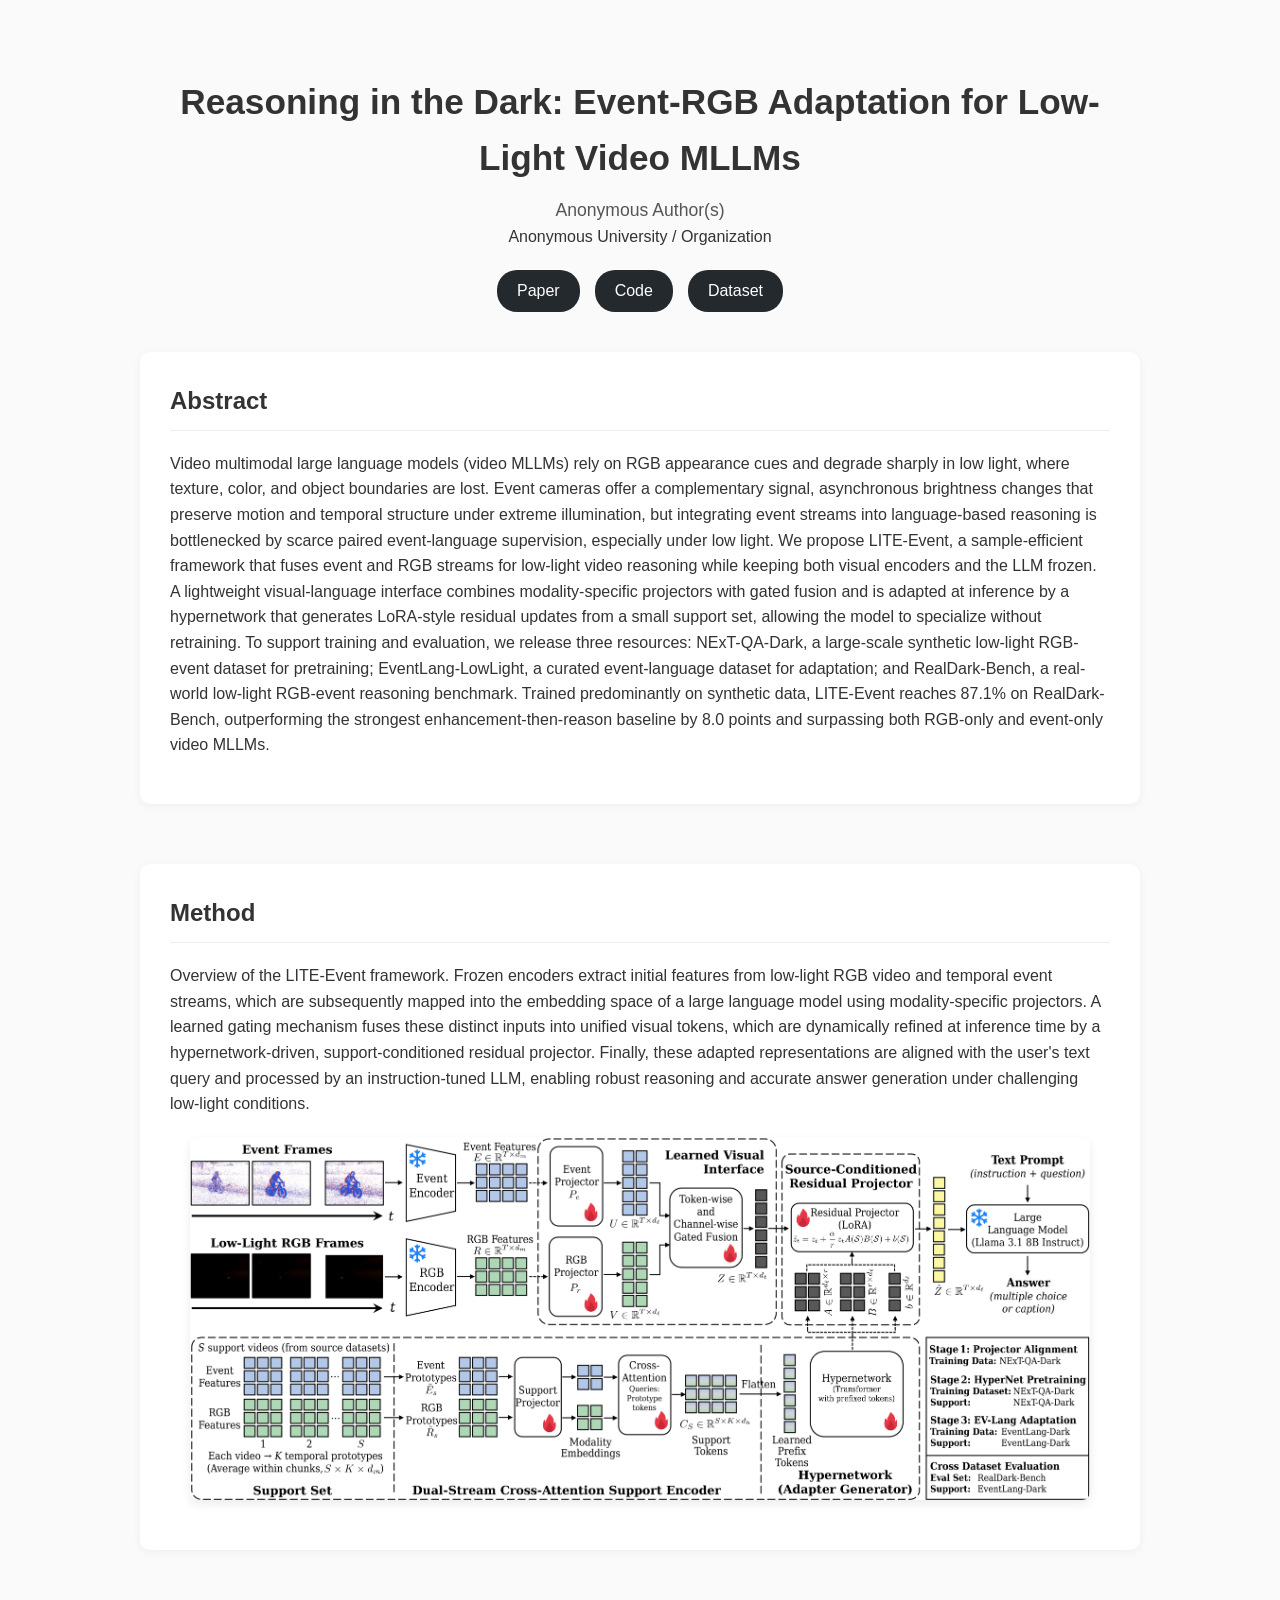
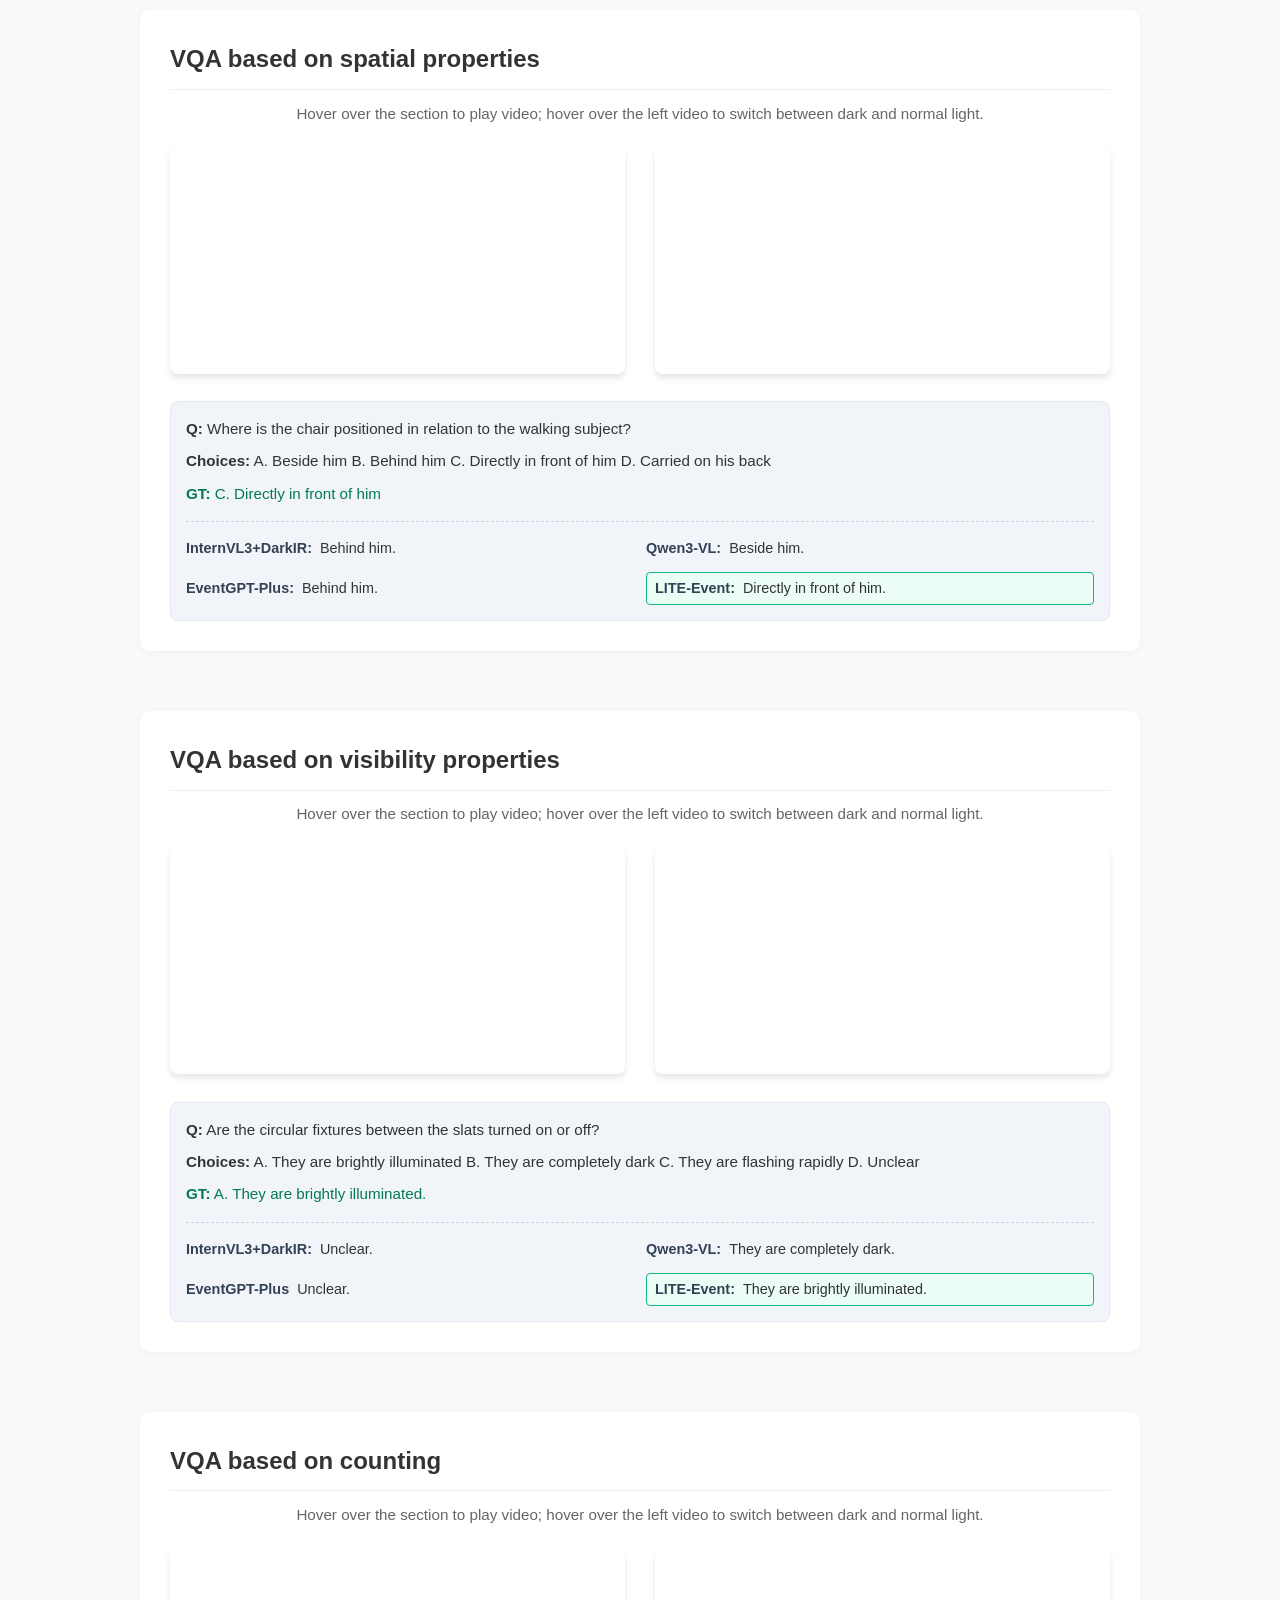
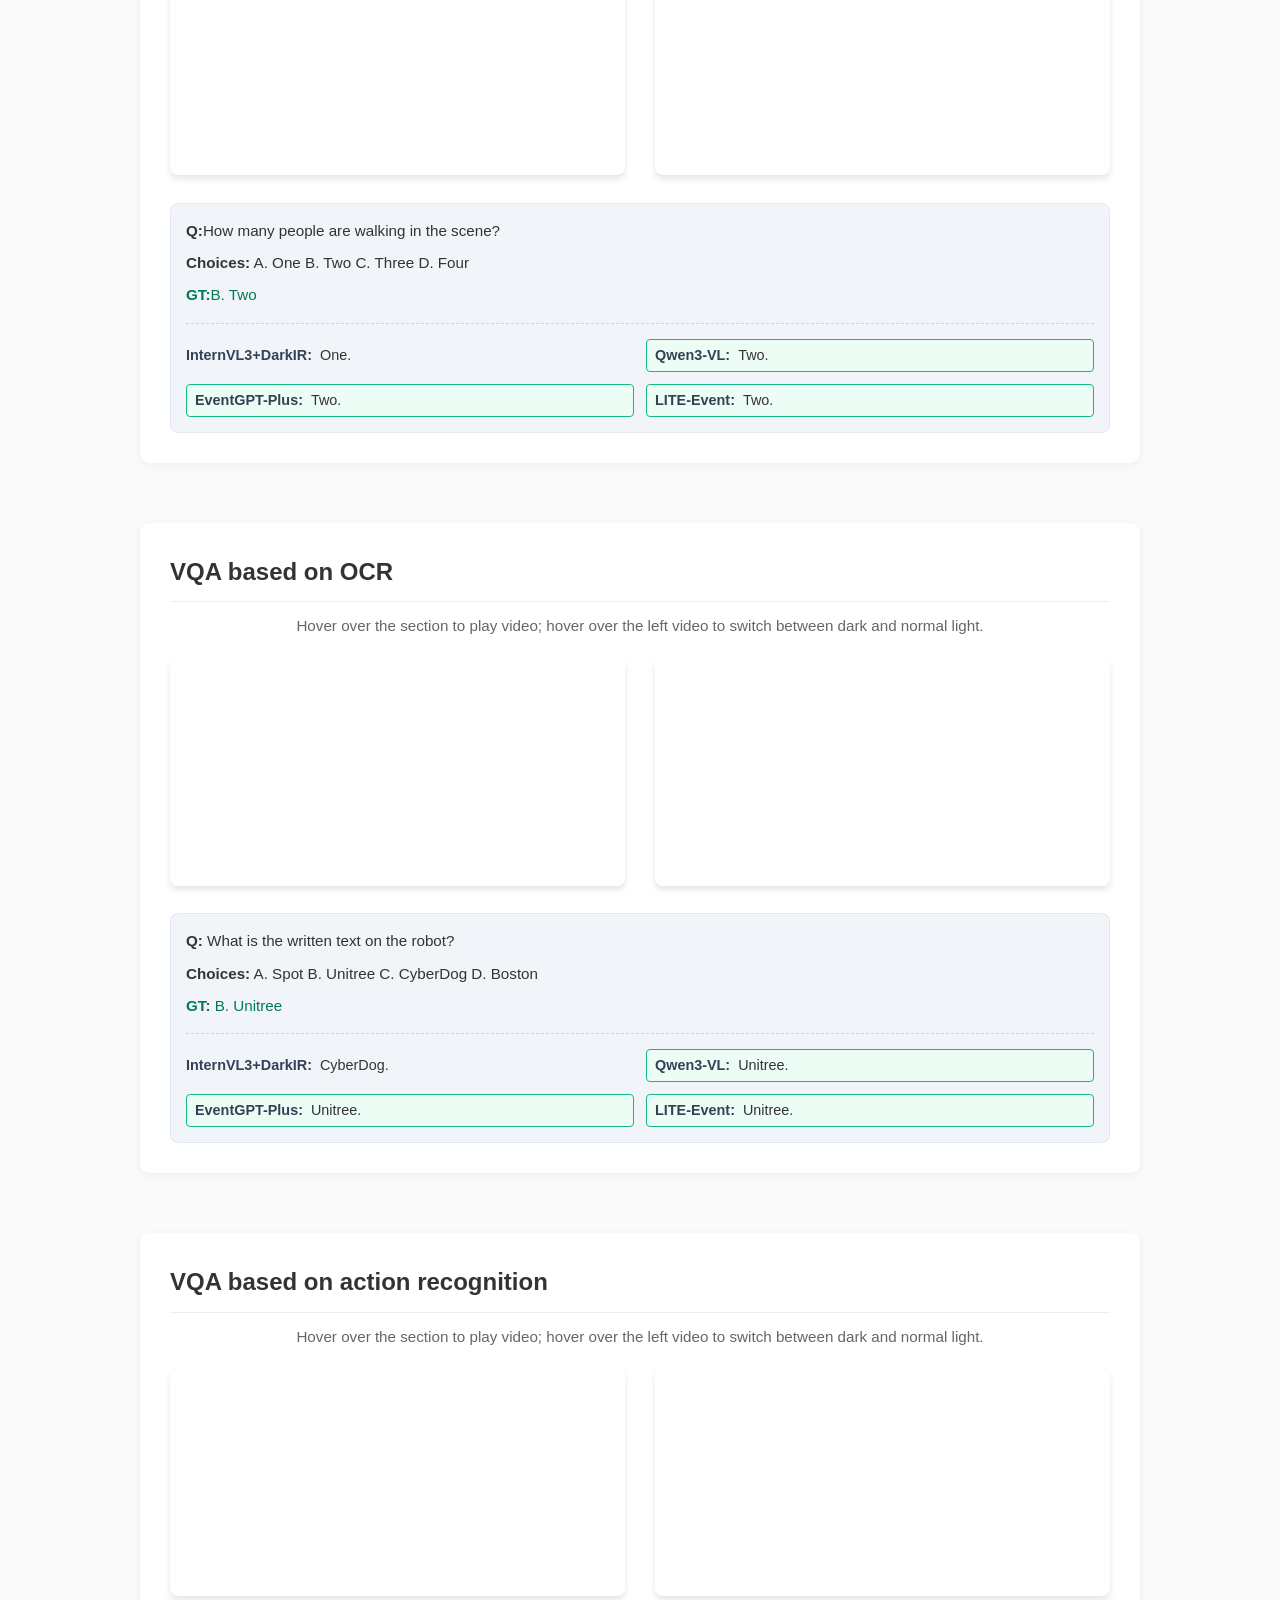
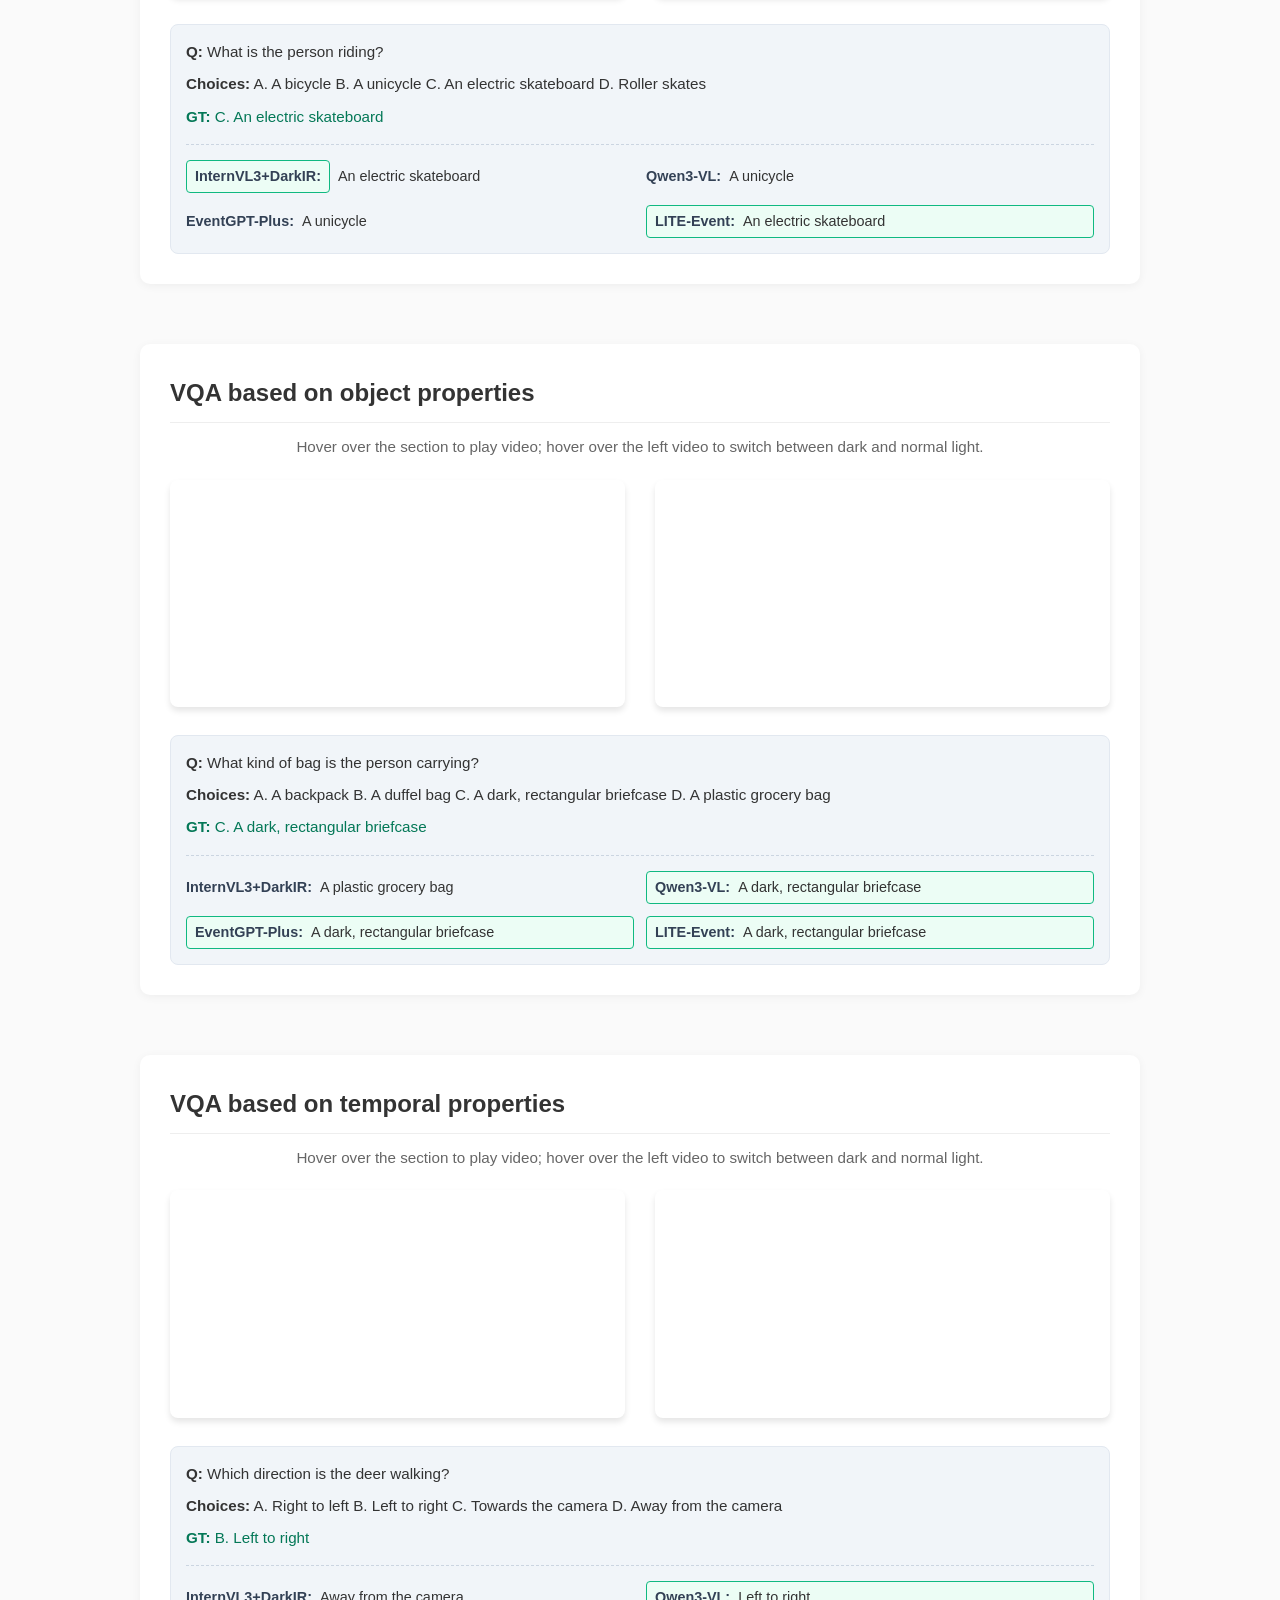
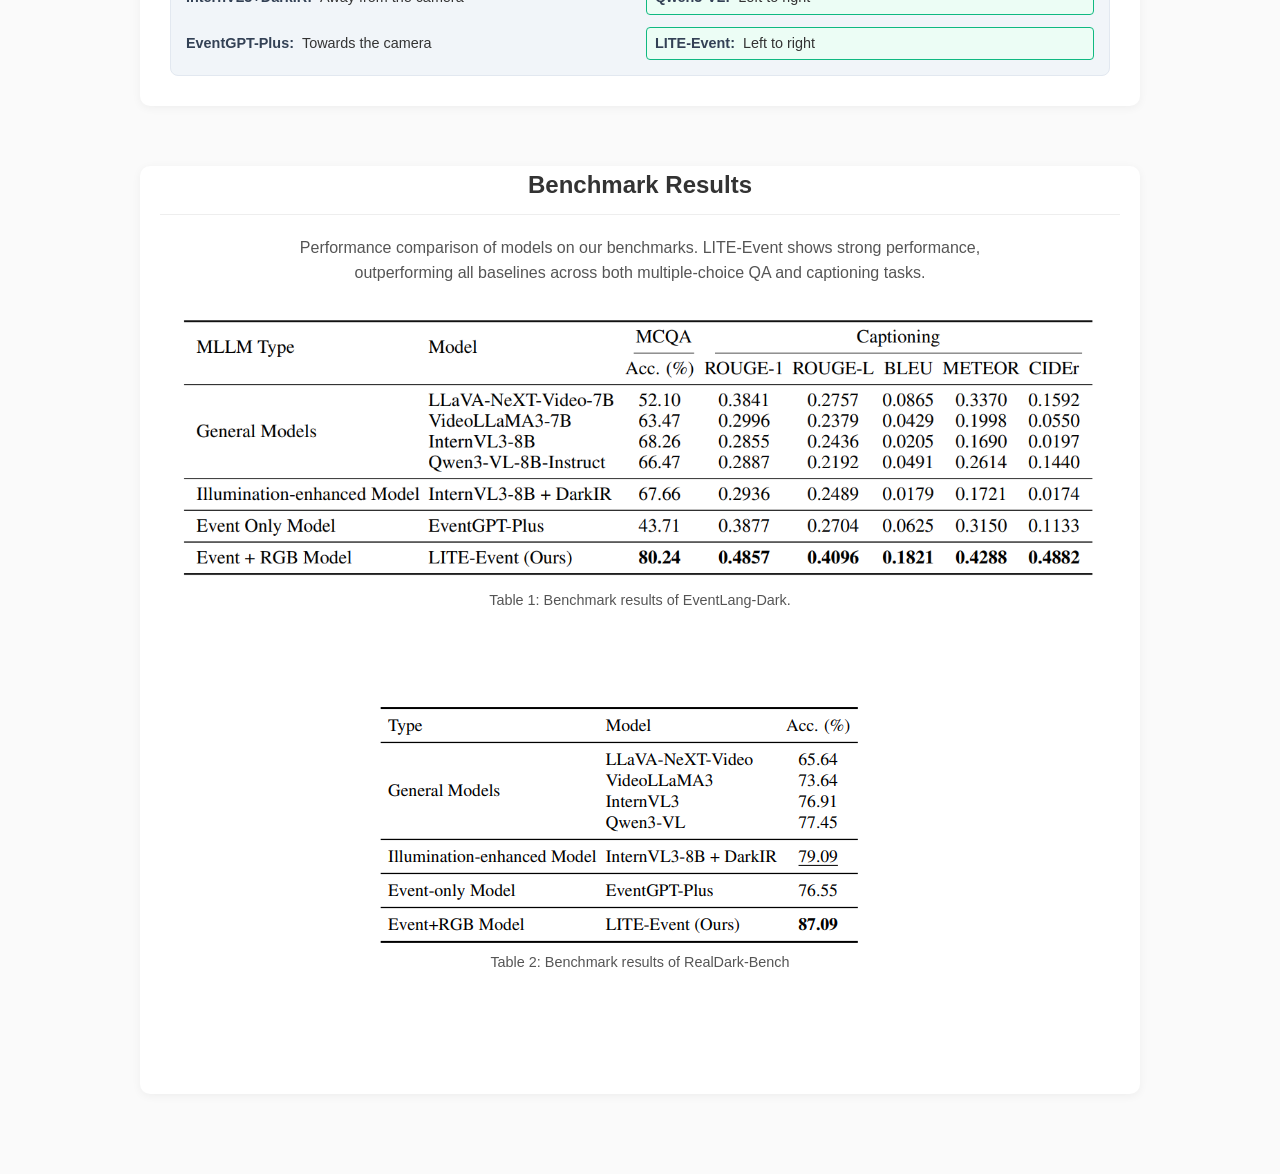
<file: docs/index.html>
<!DOCTYPE html>
<html lang="en">
<head>
    <meta charset="UTF-8">
    <meta name="viewport" content="width=device-width, initial-scale=1.0">
    <title>Reasoning in the Dark</title>
    <link rel="stylesheet" href="style.css">
</head>
<body>

    <!-- HEADER SECTION -->
    <header>
        <h1>Reasoning in the Dark: Event-RGB Adaptation for Low-Light Video MLLMs</h1>
        <div class="authors">
            <span class="author">Anonymous Author(s)</span>
        </div>
        <div class="affiliations">
            <span>Anonymous University / Organization</span>
        </div>
        
        <!-- Quick Links (Buttons) -->
        <div class="links">
            <a href="#" class="btn">Paper</a>
            <a href="https://github.com/LiteEv/LiteEv" class="btn">Code</a>
            <a href="#" class="btn">Dataset</a>
        </div>
    </header>

    <!-- ABSTRACT -->
    <section class="abstract">
        <h2>Abstract</h2>
        <p>Video multimodal large language models (video MLLMs) rely on RGB appearance cues and degrade sharply in low light, where texture, color, and object boundaries are lost. Event cameras offer a complementary signal, asynchronous brightness changes that preserve motion and temporal structure under extreme illumination, but integrating event streams into language-based reasoning is bottlenecked by scarce paired event-language supervision, especially under low light. We propose LITE-Event, a sample-efficient framework that fuses event and RGB streams for low-light video reasoning while keeping both visual encoders and the LLM frozen. A lightweight visual-language interface combines modality-specific projectors with gated fusion and is adapted at inference by a hypernetwork that generates LoRA-style residual updates from a small support set, allowing the model to specialize without retraining. To support training and evaluation, we release three resources: NExT-QA-Dark, a large-scale synthetic low-light RGB-event dataset for pretraining; EventLang-LowLight, a curated event-language dataset for adaptation; and RealDark-Bench, a real-world low-light RGB-event reasoning benchmark. Trained predominantly on synthetic data, LITE-Event reaches 87.1% on RealDark-Bench, outperforming the strongest enhancement-then-reason baseline by 8.0 points and surpassing both RGB-only and event-only video MLLMs.</p>
    </section>

    <!-- METHOD SECTION -->
    <section class="method-section">
        <h2>Method</h2>
        <p>Overview of the LITE-Event framework. Frozen encoders extract initial features from low-light RGB video and temporal event streams, which are subsequently mapped into the embedding space of a large language model using modality-specific projectors. A learned gating mechanism fuses these distinct inputs into unified visual tokens, which are dynamically refined at inference time by a hypernetwork-driven, support-conditioned residual projector. Finally, these adapted representations are aligned with the user's text query and processed by an instruction-tuned LLM, enabling robust reasoning and accurate answer generation under challenging low-light conditions.</p>
        <!-- Replace 'method_diagram.png' with your actual image file -->
        <img src="method_diagram.png" alt="Method Architecture Diagram" class="responsive-img">
    </section>

    <!-- SECTION 1 -->
    <div class="sections-container">
        <!-- Spatial Properties -->
        <section class="video-section">
            <h2>VQA based on spatial properties</h2>
            <p class="video-hint">
                Hover over the section to play video; hover over the left video to switch between dark and normal light.
            </p>
            
            <div class="video-grid-2">
                <div class="video-wrapper hover-switch-container">
                    <video class="base-vid" loop muted playsinline src="spatial_low_light.mp4"></video>
                    <video class="hover-vid" loop muted playsinline src="spatial_normal_light.mp4"></video>
                </div>
                <div class="video-wrapper">
                    <video class="standard-vid" loop muted playsinline src="spatial_event_polarity.mp4"></video>
                </div>
            </div>

            <div class="qa-container">
                <p class="qa-text"><strong>Q:</strong> Where is the chair positioned in relation to the walking subject?</p>
                <p class="qa-text"><strong>Choices:</strong>   A. Beside him B. Behind him C. Directly in front of him D. Carried on his back</p>
                <p class="qa-text gt"><strong>GT:</strong> C. Directly in front of him </p>
                
                <div class="model-results">
                    <!-- Model 1 -->
                    <div class="model-item">
                        <span class="model-name">InternVL3+DarkIR:</span> Behind him.
                    </div>
                    <!-- Model 2 -->
                    <div class="model-item">
                        <span class="model-name">Qwen3-VL:</span> Beside him.
                    </div>
                    <!-- Model 3 -->
                    <div class="model-item">
                        <span class="model-name">EventGPT-Plus:</span> Behind him.
                    </div>
                    <!-- Model 4 (Your Model) -->
                    <div class="model-item highlight-model">
                        <span class="model-name">LITE-Event:</span> Directly in front of him.
                    </div>
                </div>
            </div>
        </section>

        <!-- Visibility Properties -->
        <section class="video-section">
            <h2>VQA based on visibility properties</h2>
            <p class="video-hint">
                Hover over the section to play video; hover over the left video to switch between dark and normal light.
            </p>
            
            <div class="video-grid-2">
                <div class="video-wrapper hover-switch-container">
                    <video class="base-vid" loop muted playsinline src="vis_low_light.mp4"></video>
                    <video class="hover-vid" loop muted playsinline src="vis_normal_light.mp4"></video>
                </div>
                <div class="video-wrapper">
                    <video class="standard-vid" loop muted playsinline src="vis_event_polarity.mp4"></video>
                </div>
            </div>

            <div class="qa-container">
                <p class="qa-text"><strong>Q:</strong> Are the circular fixtures between the slats turned on or off?</p>
                <p class="qa-text"><strong>Choices:</strong>   A. They are brightly illuminated B. They are completely dark C. They are flashing rapidly D. Unclear</p>
                <p class="qa-text gt"><strong>GT:</strong> A. They are brightly illuminated.</p>
                
                <div class="model-results">
                    <div class="model-item">
                        <span class="model-name">InternVL3+DarkIR:</span> Unclear.
                    </div>
                    <div class="model-item">
                        <span class="model-name">Qwen3-VL:</span> They are completely dark.
                    </div>
                    <div class="model-item">
                        <span class="model-name">EventGPT-Plus</span> Unclear.
                    </div>
                    <div class="model-item highlight-model">
                        <span class="model-name">LITE-Event:</span> They are brightly illuminated.
                    </div>
                </div>
            </div>
        </section>

        <!-- Counting -->
        <section class="video-section">
            <h2>VQA based on counting</h2>
            <p class="video-hint">
                Hover over the section to play video; hover over the left video to switch between dark and normal light.
            </p>
            
            <div class="video-grid-2">
                <div class="video-wrapper hover-switch-container">
                    <video class="base-vid" loop muted playsinline src="count_low_light.mp4"></video>
                    <video class="hover-vid" loop muted playsinline src="count_normal_light.mp4"></video>
                </div>
                <div class="video-wrapper">
                    <video class="standard-vid" loop muted playsinline src="count_event_polarity.mp4"></video>
                </div>
            </div>

            <div class="qa-container">
                <p class="qa-text"><strong>Q:</strong>How many people are walking in the scene? </p>
                <p class="qa-text"><strong>Choices:</strong> A. One B. Two C. Three D. Four </p>
                <p class="qa-text gt"><strong>GT:</strong>B. Two</p>
                
                <div class="model-results">
                    <div class="model-item">
                        <span class="model-name">InternVL3+DarkIR:</span> One.
                    </div>
                    <div class="model-item highlight-model">
                        <span class="model-name">Qwen3-VL:</span> Two.
                    </div>
                    <div class="model-item highlight-model">
                        <span class="model-name">EventGPT-Plus:</span> Two.
                    </div>
                    <div class="model-item highlight-model">
                        <span class="model-name">LITE-Event:</span> Two.
                    </div>
                </div>
            </div>
        </section>

        <!-- OCR -->
        <section class="video-section">
            <h2>VQA based on OCR</h2>
            <p class="video-hint">
                Hover over the section to play video; hover over the left video to switch between dark and normal light.
            </p>
            
            <div class="video-grid-2">
                <div class="video-wrapper hover-switch-container">
                    <video class="base-vid" loop muted playsinline src="ocr_low_light.mp4"></video>
                    <video class="hover-vid" loop muted playsinline src="ocr_normal_light.mp4"></video>
                </div>
                <div class="video-wrapper">
                    <video class="standard-vid" loop muted playsinline src="ocr_event_polarity.mp4"></video>
                </div>
            </div>

            <div class="qa-container">
                <p class="qa-text"><strong>Q:</strong> What is the written text on the robot?</p>
                <p class="qa-text"><strong>Choices:</strong>  A. Spot B. Unitree C. CyberDog D. Boston</p>
                <p class="qa-text gt"><strong>GT:</strong> B. Unitree </p>
                
                <div class="model-results">
                    <div class="model-item">
                        <span class="model-name">InternVL3+DarkIR:</span> CyberDog.
                    </div>
                    <div class="model-item highlight-model">
                        <span class="model-name">Qwen3-VL:</span> Unitree.
                    </div>
                    <div class="model-item highlight-model">
                        <span class="model-name">EventGPT-Plus:</span> Unitree.
                    </div>
                    <div class="model-item highlight-model">
                        <span class="model-name">LITE-Event:</span> Unitree.
                    </div>
                </div>
            </div>
        </section>

        <!-- Action Recognition -->
        <section class="video-section">
            <h2>VQA based on action recognition</h2>
            <p class="video-hint">
                Hover over the section to play video; hover over the left video to switch between dark and normal light.
            </p>
            
            <div class="video-grid-2">
                <div class="video-wrapper hover-switch-container">
                    <video class="base-vid" loop muted playsinline src="action_low_light.mp4"></video>
                    <video class="hover-vid" loop muted playsinline src="action_normal_light.mp4"></video>
                </div>
                <div class="video-wrapper">
                    <video class="standard-vid" loop muted playsinline src="action_event_polarity.mp4"></video>
                </div>
            </div>

            <div class="qa-container">
                <p class="qa-text"><strong>Q:</strong> What is the person riding?</p>
                <p class="qa-text"><strong>Choices:</strong>    A. A bicycle B. A unicycle C. An electric skateboard D. Roller skates</p>
                <p class="qa-text gt"><strong>GT:</strong> C. An electric skateboard </p>
                
                <div class="model-results">
                    <div class="model-item">
                        <span class="model-name highlight-model">InternVL3+DarkIR:</span> An electric skateboard
                    </div>
                    <div class="model-item">
                        <span class="model-name">Qwen3-VL:</span> A unicycle
                    </div>
                    <div class="model-item">
                        <span class="model-name">EventGPT-Plus:</span> A unicycle
                    </div>
                    <div class="model-item highlight-model">
                        <span class="model-name">LITE-Event:</span> An electric skateboard
                    </div>
                </div>
            </div>
        </section>

        <!-- Object Interaction -->
        <section class="video-section">
            <h2>VQA based on object properties</h2>
            <p class="video-hint">
                Hover over the section to play video; hover over the left video to switch between dark and normal light.
            </p>
            
            <div class="video-grid-2">
                <div class="video-wrapper hover-switch-container">
                    <video class="base-vid" loop muted playsinline src="object_low_light.mp4"></video>
                    <video class="hover-vid" loop muted playsinline src="object_normal_light.mp4"></video>
                </div>
                <div class="video-wrapper">
                    <video class="standard-vid" loop muted playsinline src="object_event_polarity.mp4"></video>
                </div>
            </div>

            <div class="qa-container">
                <p class="qa-text"><strong>Q:</strong> What kind of bag is the person carrying?</p>
                <p class="qa-text"><strong>Choices:</strong>      A. A backpack B. A duffel bag C. A dark, rectangular briefcase D. A plastic grocery bag</p>
                <p class="qa-text gt"><strong>GT:</strong> C. A dark, rectangular briefcase </p>
                
                <div class="model-results">
                    <div class="model-item">
                        <span class="model-name">InternVL3+DarkIR:</span> A plastic grocery bag
                    </div>
                    <div class="model-item highlight-model">
                        <span class="model-name">Qwen3-VL:</span> A dark, rectangular briefcase
                    </div>
                    <div class="model-item highlight-model">
                        <span class="model-name">EventGPT-Plus:</span> A dark, rectangular briefcase
                    </div>
                    <div class="model-item highlight-model">
                        <span class="model-name">LITE-Event:</span> A dark, rectangular briefcase
                    </div>
                </div>
            </div>
        </section>

        <!-- NEW: Temporal Reasoning -->
        <section class="video-section">
            <h2>VQA based on temporal properties </h2>
            <p class="video-hint">
                Hover over the section to play video; hover over the left video to switch between dark and normal light.
            </p>
            
            <div class="video-grid-2">
                <div class="video-wrapper hover-switch-container">
                    <video class="base-vid" loop muted playsinline src="temporal_low_light.mp4"></video>
                    <video class="hover-vid" loop muted playsinline src="temporal_normal_light.mp4"></video>
                </div>
                <div class="video-wrapper">
                    <video class="standard-vid" loop muted playsinline src="temporal_event_polarity.mp4"></video>
                </div>
            </div>

            <!-- QA PAIR & MODEL RESULTS -->
            <div class="qa-container">
                <p class="qa-text"><strong>Q:</strong> Which direction is the deer walking?</p>
                <p class="qa-text"><strong>Choices:</strong>   A. Right to left B. Left to right C. Towards the camera D. Away from the camera</p>
                <p class="qa-text gt"><strong>GT:</strong> B. Left to right</p>
                
                <div class="model-results">
                    <!-- Model 1 -->
                    <div class="model-item">
                        <span class="model-name">InternVL3+DarkIR:</span> Away from the camera
                    </div>
                    <!-- Model 2 -->
                    <div class="model-item highlight-model">
                        <span class="model-name">Qwen3-VL:</span> Left to right
                    </div>
                    <!-- Model 3 -->
                    <div class="model-item">
                        <span class="model-name">EventGPT-Plus:</span> Towards the camera
                    </div>
                    <!-- Model 4 (Your Model) -->
                    <div class="model-item highlight-model">
                        <span class="model-name">LITE-Event:</span> Left to right
                    </div>
                </div>
            </div>
        </section>

    </div>
    
    <section class="benchmark-section">
        <h2>Benchmark Results</h2>
        <p>
            Performance comparison of models on our benchmarks. LITE-Event shows strong performance, outperforming all baselines across both multiple-choice QA and captioning tasks.
        </p>

        <div class="benchmark-table-wrapper">
            <img src="benchmark.png" alt="Benchmark results of EventLang-Dark" class="benchmark-img">
                <p class="benchmark-caption">
                    Table 1: Benchmark results of EventLang-Dark.
                </p>
        </div>
        <div class="benchmark-table-wrapper">
            <img src="benchmark2.png" alt="Benchmark results of RealDark-Bench" class="benchmark-img">
            <p class="benchmark-caption">
                    Table 2: Benchmark results of RealDark-Bench
            </p>
        </div>
    </section>

    <script src="app.js"></script>
</body>
</html>
</file>
<file: docs/style.css>
body {
    font-family: -apple-system, BlinkMacSystemFont, "Segoe UI", Roboto, sans-serif;
    line-height: 1.6;
    color: #333;
    background-color: #fafafa;
    max-width: 1000px;
    margin: 0 auto;
    padding: 20px;
}

header { text-align: center; margin-bottom: 40px; padding-top: 30px; }
h1 { font-size: 2.2em; margin-bottom: 10px; }
.authors { font-size: 1.1em; color: #555; }
.links { margin-top: 20px; display: flex; justify-content: center; gap: 15px; }
.btn { padding: 8px 20px; background-color: #24292e; color: white; text-decoration: none; border-radius: 20px; }
.btn:hover { background-color: #555; }

section {
    margin-bottom: 60px;
    background: white;
    padding: 30px;
    border-radius: 10px;
    box-shadow: 0 2px 10px rgba(0,0,0,0.05);
}

h2 { border-bottom: 1px solid #eee; padding-bottom: 10px; margin-top: 0; }

/* 2-Column Grid Layout */
.video-grid-2 {
    display: flex;
    justify-content: space-between;
    gap: 30px; /* Space between columns */
    margin-top: 20px;
}

.video-wrapper {
    flex: 1; /* Makes both columns 50% width */
    text-align: center;
    position: relative; /* Essential for the absolute positioning inside */
}

/* Hover Switch Specifics */
.hover-switch-container video {
    width: 100%;
    border-radius: 8px;
    box-shadow: 0 4px 6px rgba(0,0,0,0.1);
}

/* The base video stays normal to give the container height */
.base-vid {
    display: block;
    opacity: 1;
    transition: opacity 0.2s ease;
}

/* The hover video sits directly on top of the base video, invisible by default */
.hover-vid {
    position: absolute;
    top: 0;
    left: 0;
    opacity: 0;
    transition: opacity 0.2s ease;
    pointer-events: none; /* Prevents flickering when mouse moves over it */
}

/* When the container is hovered, flip the opacities */
.hover-switch-container:hover .base-vid { opacity: 0; }
.hover-switch-container:hover .hover-vid { opacity: 1; }

.standard-vid {
    width: 100%;
    border-radius: 8px;
    box-shadow: 0 4px 6px rgba(0,0,0,0.1);
}

.caption {
    margin-top: 10px;
    font-size: 0.95em;
    font-weight: bold;
    color: #444;
}

/* Mobile Responsiveness */
@media (max-width: 768px) {
    .video-grid-2 { flex-direction: column; }
}

/* Image Styling for Method and Benchmark */
.responsive-img {
    width: 100%;
    max-width: 900px; /* Keeps images from getting too massive on big screens */
    display: block;
    margin: 20px auto; /* Centers the image */
    border-radius: 8px;
    box-shadow: 0 4px 10px rgba(0,0,0,0.08);
}

/* QA Container Styling */
.qa-container {
    margin-top: 20px;
    padding: 15px;
    background-color: #f1f5f9; /* Soft grayish-blue background */
    border-radius: 8px;
    border: 1px solid #e2e8f0;
    text-align: left;
}

.qa-text {
    margin: 0 0 8px 0;
    font-size: 0.95em;
}

.gt {
    color: #047857; /* A subtle green to indicate Ground Truth */
}

/* Model Results Grid (2x2 Layout) */
.model-results {
    display: grid;
    grid-template-columns: repeat(2, 1fr); /* 2 columns for the 4 models */
    gap: 12px;
    margin-top: 15px;
    padding-top: 15px;
    border-top: 1px dashed #cbd5e1;
}

.model-item {
    display: flex;
    align-items: center;
    gap: 8px;
    font-size: 0.9em;
}

.model-logo {
    width: 20px;
    height: 20px;
    border-radius: 4px; /* Slight rounding for logos */
    object-fit: contain;
}

.model-name {
    font-weight: bold;
    color: #334155;
}

/* Optional: Highlight your model's correct answer */
.highlight-model {
    background-color: #ecfdf5;
    padding: 4px 8px;
    border-radius: 4px;
    border: 1px solid #10b981;
}

/* Mobile Responsiveness for QA Grid */
@media (max-width: 600px) {
    .model-results {
        grid-template-columns: 1fr; /* Stacks the 4 models vertically on small phones */
    }
}

.benchmark-section {
    max-width: 1000px;
    margin: 60px auto;
    padding: 0 20px;
    text-align: center;
    padding-bottom: 40px;
}

.benchmark-section p {
    max-width: 700px;
    margin: 0 auto 24px auto;
    color: #555;
}

.benchmark-table-wrapper {
    width: 100%;
    overflow-x: auto;
    overflow-y: visible;
    margin-bottom: 32px;
    padding-bottom: 24px;
}

.benchmark-caption {
    margin-top: 10px;
    font-size: 0.9rem;
    color: #555;
    text-align: center;
}

.benchmark-img {
    display: block;
    max-width: 100%;
    height: auto;
    object-fit: contain;
    margin: 0 auto;
}

.video-hint {
    margin: -8px 0 18px 0;
    font-size: 0.95rem;
    color: #666;
    text-align: center;
}
</file>
